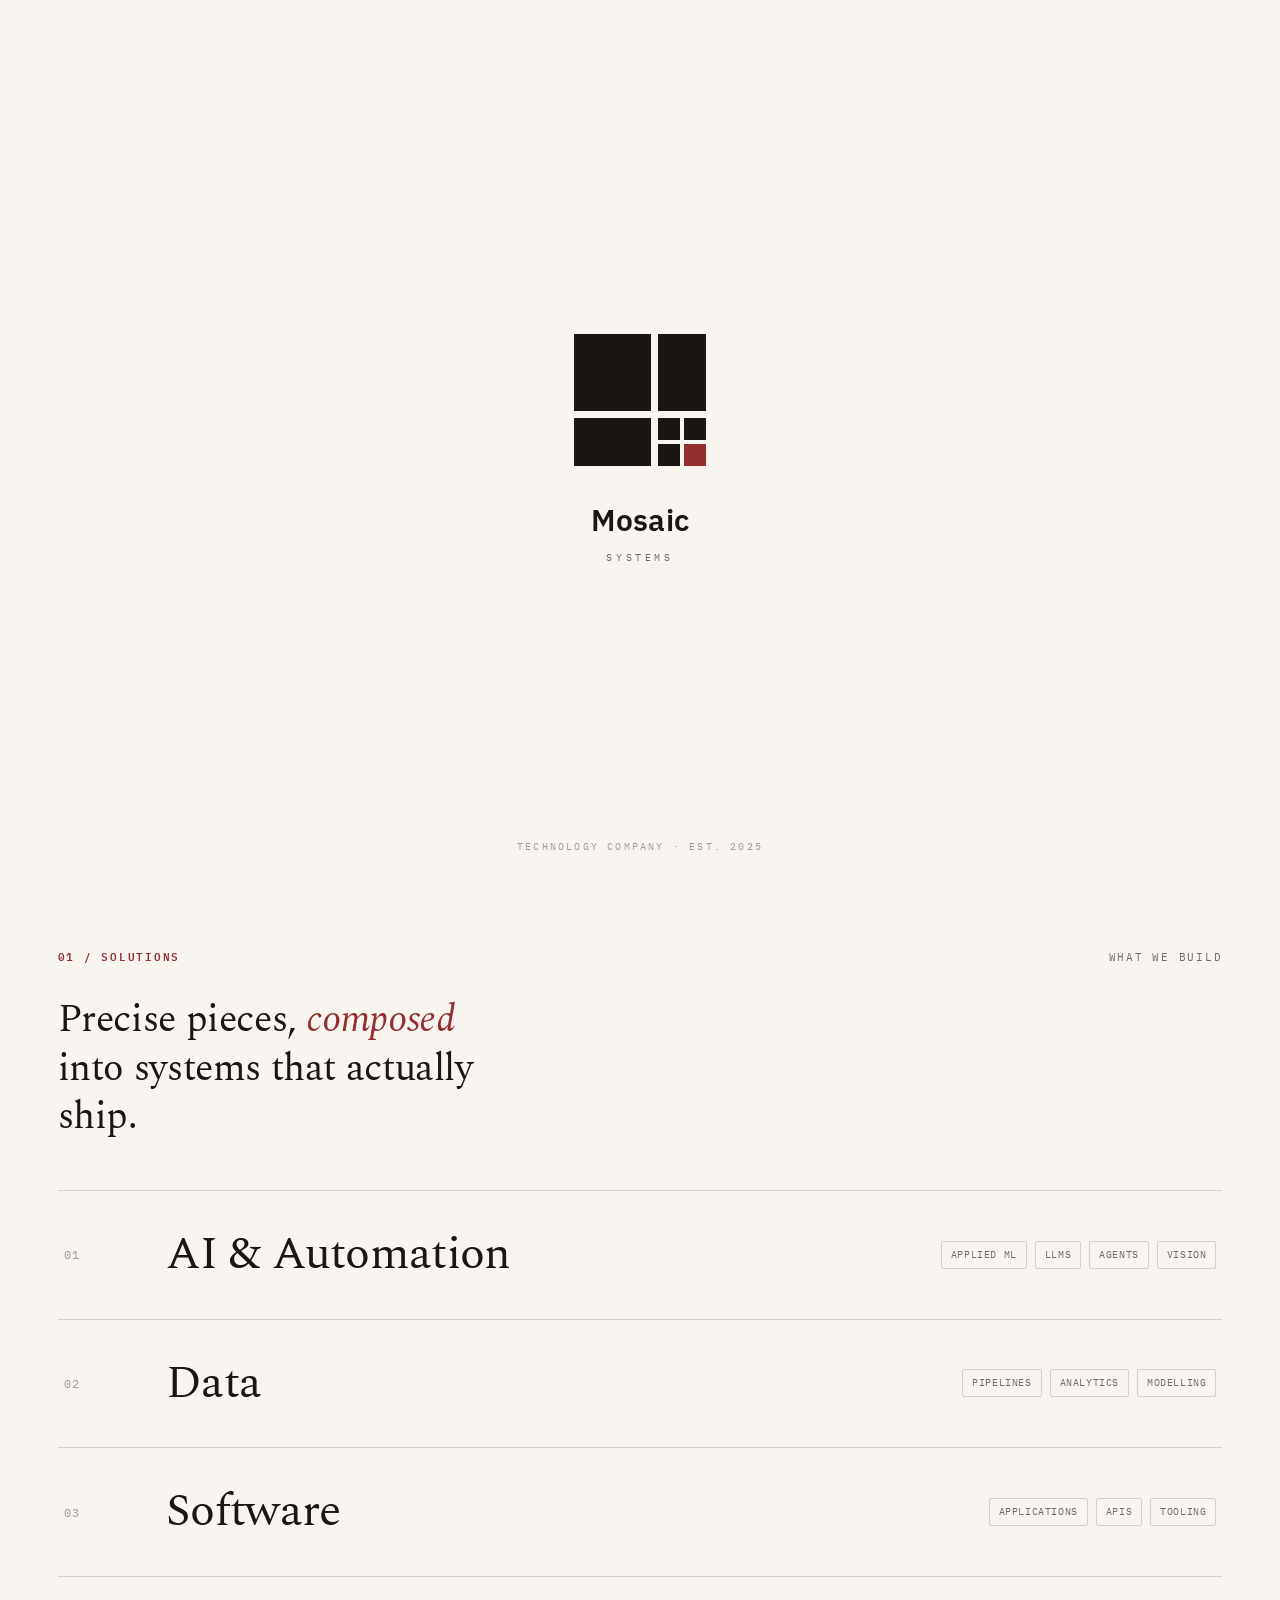
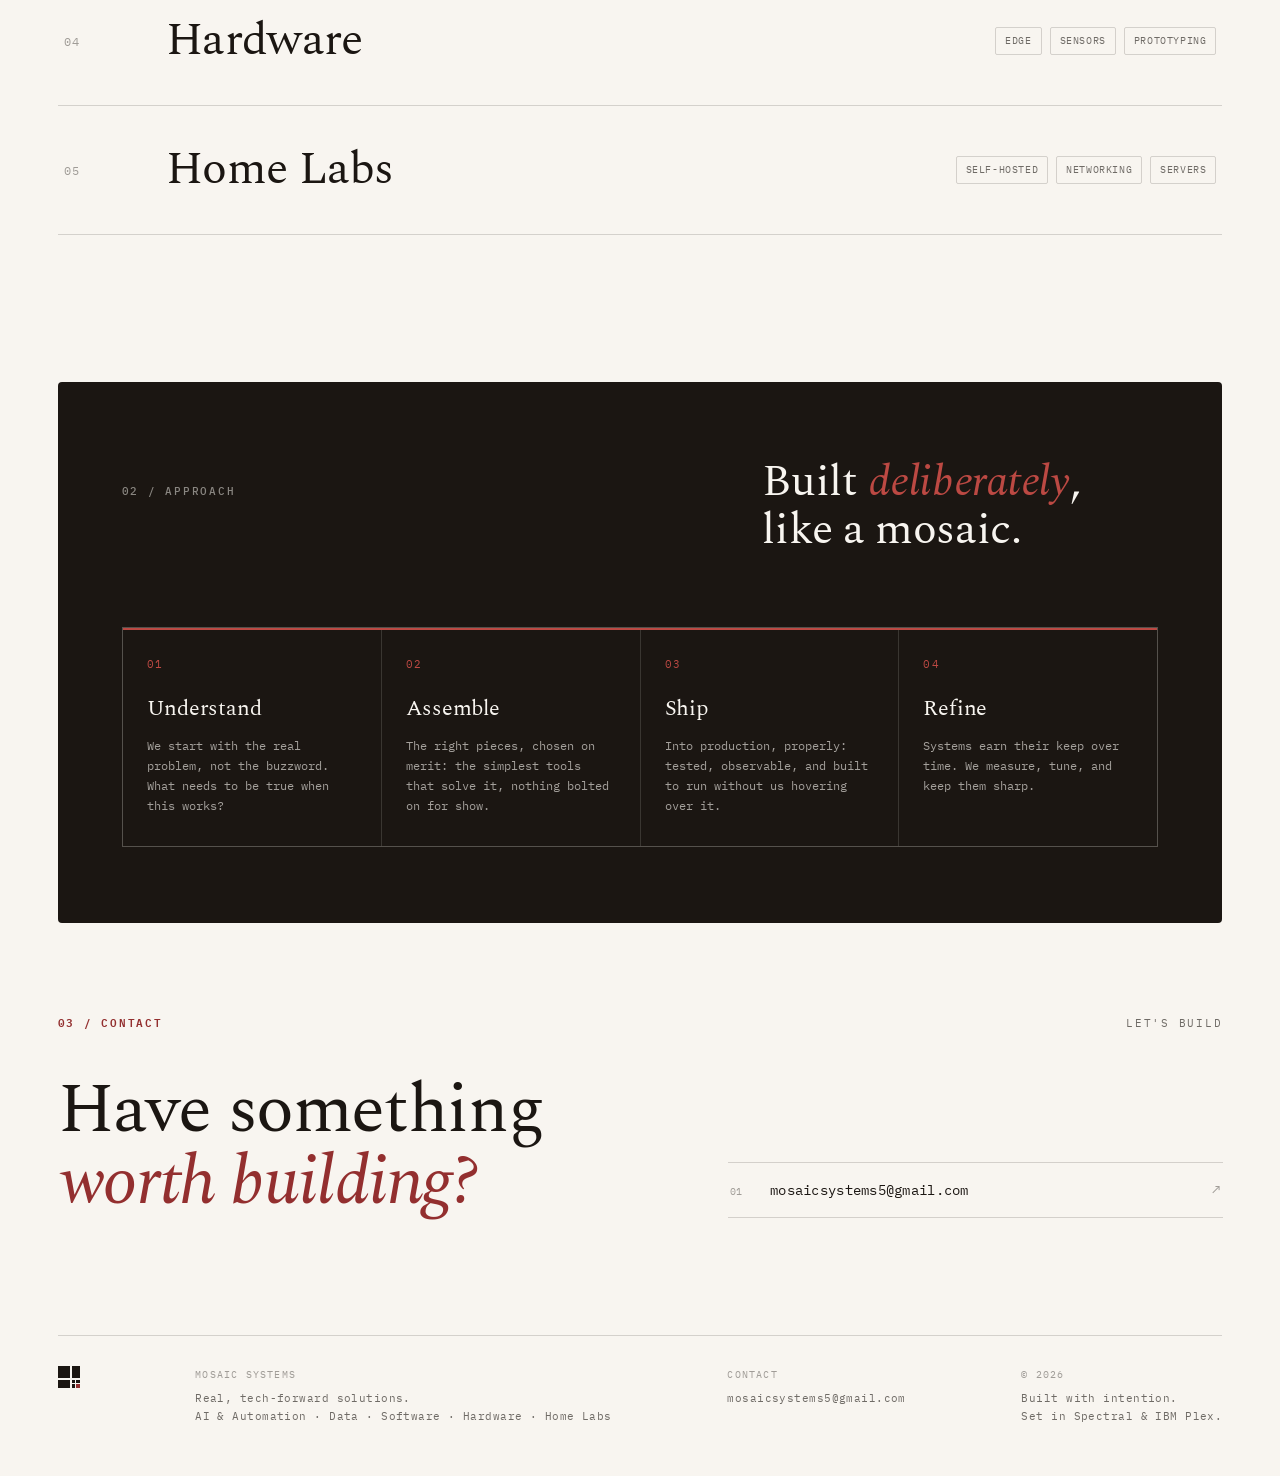
<file: index.html>
<!DOCTYPE html>
<html lang="en">
<head>
<meta charset="UTF-8" />
<meta name="viewport" content="width=device-width, initial-scale=1.0" />
<title>Mosaic Systems — Real, tech-forward solutions</title>
<meta name="description" content="Mosaic Systems is a technology company delivering real, tech-forward solutions across AI, data, automation, home labs, and hardware." />
<link rel="preconnect" href="https://fonts.googleapis.com" />
<link rel="preconnect" href="https://fonts.gstatic.com" crossorigin />
<link href="https://fonts.googleapis.com/css2?family=IBM+Plex+Mono:ital,wght@0,400;0,500;0,600;1,400&family=IBM+Plex+Sans:wght@400;500;600;700&family=Spectral:ital,wght@0,300;0,400;0,500;0,600;1,300;1,400&display=swap" rel="stylesheet" />
<link rel="stylesheet" href="mosaic-styles.css" />
<link rel="icon" type="image/svg+xml" href="data:image/svg+xml,%3Csvg xmlns='http://www.w3.org/2000/svg' viewBox='0 0 120 120'%3E%3Crect width='120' height='120' fill='%23221f1a'/%3E%3Cg%3E%3Crect x='14' y='14' width='44' height='44' fill='%23f6f1e7'/%3E%3Crect x='62' y='14' width='28' height='44' fill='%23f6f1e7'/%3E%3Crect x='14' y='62' width='44' height='28' fill='%23f6f1e7'/%3E%3Crect x='62' y='62' width='13' height='13' fill='%23f6f1e7'/%3E%3Crect x='79' y='62' width='13' height='13' fill='%23f6f1e7'/%3E%3Crect x='62' y='79' width='13' height='13' fill='%23f6f1e7'/%3E%3Crect x='79' y='79' width='13' height='13' fill='%23c8604f'/%3E%3C/g%3E%3C/svg%3E" />
</head>
<body>

<!-- ============================ INTRO ============================ -->
<div class="intro" id="intro">
  <div class="intro-inner">
    <span class="mark build" id="introMark" aria-hidden="true"><i class="q1"></i><i class="q2"></i><i class="q3"></i><i class="s1"></i><i class="s2"></i><i class="s3"></i><i class="ax s4"></i></span>
    <span class="intro-wm" id="introWm"><span class="n">Mosaic</span><span class="s">Systems</span></span>
  </div>
  <span class="intro-meta" id="introMeta">Technology Company · Est. 2025</span>
</div>


<div class="scroll-progress" id="progress" aria-hidden="true"></div>

<!-- ============================ SECTION RAIL ============================ -->
<nav class="section-rail" id="rail" aria-label="Section navigation">
  <a href="#top" data-target="hero"><span class="rl-n">00</span><span class="rl-t">Top</span><span class="rl-tick"></span></a>
  <a href="#solutions" data-target="solutions"><span class="rl-n">01</span><span class="rl-t">Solutions</span><span class="rl-tick"></span></a>
  <a href="#approach" data-target="approach"><span class="rl-n">02</span><span class="rl-t">Approach</span><span class="rl-tick"></span></a>
  <a href="#contact" data-target="contact"><span class="rl-n">03</span><span class="rl-t">Contact</span><span class="rl-tick"></span></a>
</nav>

<!-- ============================ NAV ============================ -->
<nav class="nav" id="nav">
  <div class="nav-inner">
    <a class="brand" href="#top" aria-label="Mosaic Systems — home">
      <span class="mark live" aria-hidden="true"><i class="q1"></i><i class="q2"></i><i class="q3"></i><i class="s1"></i><i class="s2"></i><i class="s3"></i><i class="ax s4"></i></span>
      <span class="wm"><span class="n">Mosaic</span><span class="s">Systems</span></span>
    </a>
    <div class="nav-links" id="navlinks">
      <a href="#solutions"><span class="n">01</span>Solutions</a>
      <a href="#approach"><span class="n">02</span>Approach</a>
      <a href="#contact"><span class="n">03</span>Contact</a>
    </div>
    <a class="nav-cta" href="#contact" data-magnetic><span>Start a project</span></a>
  </div>
</nav>

<main id="top">

  <!-- ============================ HERO ============================ -->
  <section class="hero" id="hero" data-screen-label="Hero">
    <div class="hero-grid-bg" aria-hidden="true"></div>
    <div class="shell">
      <div class="hero-eyebrow">
        <span class="dot" aria-hidden="true"></span>
        <span class="mono-label">Mosaic Systems</span>
        <span class="mono-label" style="color:var(--ink-3)">/ TECHNOLOGY COMPANY · EST. 2025</span>
      </div>

      <div class="hero-top">
        <span class="mark build hoverable hero-mark" id="heroMark" aria-hidden="true">
          <i class="q1"></i><i class="q2"></i><i class="q3"></i><i class="s1"></i><i class="s2"></i><i class="s3"></i><i class="ax s4"></i>
        </span>
        <h1 class="hero-headline" id="heroHeadline">
          Real solutions, <em>built</em> from the right pieces.
        </h1>
      </div>

      <p class="hero-sub" id="heroSub">
        Mosaic Systems is a technology company building <strong>tech-forward solutions</strong> for its clients: across AI, data, automation, home labs, and hardware. We take ideas the whole way, from first principle to working system.
      </p>

      <div class="hero-actions" id="heroActions">
        <a class="btn btn-primary" href="#contact" data-magnetic><span class="t">Start a project</span><span class="arr">↗</span></a>
        <a class="btn btn-ghost" href="#solutions"><span class="t">See what we do</span></a>
      </div>
    </div>
  </section>

  <!-- ============================ MARQUEE ============================ -->
  <div class="marquee" aria-hidden="true">
    <div class="marquee-track" id="marquee">
      <div class="item"><span class="txt">AI &amp; Automation</span><span class="sep"></span></div>
      <div class="item"><span class="txt">Data</span><span class="sep"></span></div>
      <div class="item"><span class="txt">Software</span><span class="sep"></span></div>
      <div class="item"><span class="txt">Hardware</span><span class="sep"></span></div>
      <div class="item"><span class="txt">Home Labs</span><span class="sep"></span></div>
      <div class="item"><span class="txt">Applied Intelligence</span><span class="sep"></span></div>
    </div>
  </div>

  <div class="shell">

    <!-- ============================ SOLUTIONS ============================ -->
    <section class="sec-pad solutions" id="solutions" data-screen-label="Solutions">
      <div class="sec-head reveal">
        <span class="idx">01 / Solutions</span>
        <span class="title">What we build</span>
      </div>

      <p class="sol-intro reveal" data-d="1">Precise pieces, <em>composed</em> into systems that actually ship.</p>

      <div class="reveal" data-d="2">
        <div class="sol-row" tabindex="0">
          <span class="sol-ghost" aria-hidden="true">01</span>
          <span class="num">01</span>
          <div class="sol-main">
            <div class="name">AI &amp; Automation</div>
            <div class="desc">Intelligence and the workflows it powers: applied ML, LLM integration, computer vision, and agents that run reliably in the background so you don't have to.</div>
          </div>
          <div class="tags"><span class="chip">Applied ML</span><span class="chip">LLMs</span><span class="chip">Agents</span><span class="chip">Vision</span></div>
        </div>
        <div class="sol-row" tabindex="0">
          <span class="sol-ghost" aria-hidden="true">02</span>
          <span class="num">02</span>
          <div class="sol-main">
            <div class="name">Data</div>
            <div class="desc">Pipelines, modelling, and analytics that turn raw, messy inputs into something you can actually decide with. The foundation everything else runs on.</div>
          </div>
          <div class="tags"><span class="chip">Pipelines</span><span class="chip">Analytics</span><span class="chip">Modelling</span></div>
        </div>
        <div class="sol-row" tabindex="0">
          <span class="sol-ghost" aria-hidden="true">03</span>
          <span class="num">03</span>
          <div class="sol-main">
            <div class="name">Software</div>
            <div class="desc">Custom applications, APIs, and tooling built to last: from the interface to the infrastructure beneath it, engineered to be maintained and extended.</div>
          </div>
          <div class="tags"><span class="chip">Applications</span><span class="chip">APIs</span><span class="chip">Tooling</span></div>
        </div>
        <div class="sol-row" tabindex="0">
          <span class="sol-ghost" aria-hidden="true">04</span>
          <span class="num">04</span>
          <div class="sol-main">
            <div class="name">Hardware</div>
            <div class="desc">Where software meets the physical: edge devices, sensors, and the bridge between bits and the real world.</div>
          </div>
          <div class="tags"><span class="chip">Edge</span><span class="chip">Sensors</span><span class="chip">Prototyping</span></div>
        </div>
        <div class="sol-row" tabindex="0">
          <span class="sol-ghost" aria-hidden="true">05</span>
          <span class="num">05</span>
          <div class="sol-main">
            <div class="name">Home Labs</div>
            <div class="desc">Self-hosted infrastructure done properly: media servers, private clouds, and networks that you own, control, and trust end to end.</div>
          </div>
          <div class="tags"><span class="chip">Self-Hosted</span><span class="chip">Networking</span><span class="chip">Servers</span></div>
        </div>
      </div>
    </section>

    <!-- ============================ APPROACH ============================ -->
    <section class="sec-pad" id="approach" data-screen-label="Approach">
      <div class="approach reveal">
        <div class="ap-head">
          <span class="idx mono-label">02 / Approach</span>
          <div class="ap-title">Built <em>deliberately</em>, like a mosaic.</div>
        </div>
        <div class="ap-steps" id="apSteps">
          <span class="ap-line" aria-hidden="true"></span>
          <div class="ap-step"><span class="bar"></span><div class="sn">01</div><div class="st">Understand</div><div class="sd">We start with the real problem, not the buzzword. What needs to be true when this works?</div></div>
          <div class="ap-step"><span class="bar"></span><div class="sn">02</div><div class="st">Assemble</div><div class="sd">The right pieces, chosen on merit: the simplest tools that solve it, nothing bolted on for show.</div></div>
          <div class="ap-step"><span class="bar"></span><div class="sn">03</div><div class="st">Ship</div><div class="sd">Into production, properly: tested, observable, and built to run without us hovering over it.</div></div>
          <div class="ap-step"><span class="bar"></span><div class="sn">04</div><div class="st">Refine</div><div class="sd">Systems earn their keep over time. We measure, tune, and keep them sharp.</div></div>
        </div>
      </div>
    </section>

    <!-- ============================ CONTACT ============================ -->
    <section class="contact" id="contact" data-screen-label="Contact">
      <div class="sec-head reveal">
        <span class="idx">03 / Contact</span>
        <span class="title">Let's build</span>
      </div>
      <div class="contact-grid">
        <h2 class="contact-head reveal">Have something <em>worth&nbsp;building?</em></h2>
        <div class="contact-links reveal" data-d="1">
          <a href="mailto:mosaicsystems5@gmail.com" data-magnetic>
            <span class="n">01</span><span>mosaicsystems5@gmail.com</span><span class="h">↗</span>
          </a>
        </div>
      </div>
    </section>

    <!-- ============================ FOOTER ============================ -->
    <footer class="colophon">
      <div class="brand">
        <span class="mark live" aria-hidden="true"><i class="q1"></i><i class="q2"></i><i class="q3"></i><i class="s1"></i><i class="s2"></i><i class="s3"></i><i class="ax s4"></i></span>
      </div>
      <div class="col">
        <span class="lab">Mosaic Systems</span>
        Real, tech-forward solutions.<br />
        AI &amp; Automation · Data · Software · Hardware · Home Labs
      </div>
      <div class="col">
        <span class="lab">Contact</span>
        <a href="mailto:mosaicsystems5@gmail.com">mosaicsystems5@gmail.com</a>
      </div>
      <div class="col">
        <span class="lab">© 2026</span>
        Built with intention.<br />
        Set in Spectral &amp; IBM Plex.
      </div>
    </footer>

  </div>
</main>

<script src="mosaic-script.js"></script>
</body>
</html>
</file>
<file: mosaic-styles.css>
/* =========================================================================
   MOSAIC SYSTEMS — Company site
   Sibling system to the portfolio: warm paper, warm ink, oxblood.
   IBM Plex Mono (structure) + Spectral (editorial) + IBM Plex Sans (wordmark)
   This file carries a heavier MOTION layer than the portfolio.
   ========================================================================= */

:root {
  --paper:    oklch(0.972 0.008 83);
  --paper-2:  oklch(0.948 0.010 83);
  --paper-3:  oklch(0.930 0.012 83);
  --ink:      oklch(0.205 0.012 60);
  --ink-2:    oklch(0.205 0.012 60 / 0.62);
  --ink-3:    oklch(0.205 0.012 60 / 0.40);
  --hair:     oklch(0.205 0.012 60 / 0.16);
  --hair-2:   oklch(0.205 0.012 60 / 0.08);
  --accent:   oklch(0.455 0.135 24);   /* oxblood */
  --accent-2: oklch(0.560 0.150 26);   /* brighter oxblood for motion */

  --mono: "IBM Plex Mono", ui-monospace, Menlo, monospace;
  --serif: "Spectral", Georgia, serif;
  --sans: "IBM Plex Sans", system-ui, sans-serif;

  --gutter: clamp(20px, 4.5vw, 80px);
  --maxw: 1480px;
  --label: 11px;
  --ls-label: 0.16em;

  --ease: cubic-bezier(.22,.7,.25,1);
  --ease-out: cubic-bezier(.16,1,.3,1);
}

* { box-sizing: border-box; }
html { -webkit-font-smoothing: antialiased; text-rendering: optimizeLegibility; scroll-behavior: smooth; }
body {
  margin: 0; background: var(--paper); color: var(--ink);
  font-family: var(--mono); font-size: 16px; line-height: 1.6;
  overflow-x: hidden;
}
@media (prefers-reduced-motion: reduce) { html { scroll-behavior: auto; } }
::selection { background: var(--accent); color: var(--paper); }
a { color: inherit; text-decoration: none; }

.shell { max-width: var(--maxw); margin: 0 auto; padding: 0 var(--gutter); }
.rule { height: 1px; background: var(--hair); border: 0; margin: 0; }
.mono-label {
  font-family: var(--mono); font-size: var(--label); letter-spacing: var(--ls-label);
  text-transform: uppercase; color: var(--ink-2); font-weight: 500;
}
.accent { color: var(--accent); }

/* =========================================================================
   THE MARK — Mosaic C (subdivision). Built from positioned tiles so it
   can assemble on load. Sized by --mk (the px edge of the 120-unit grid).
   ========================================================================= */
.mark { position: relative; width: var(--mk, 120px); height: var(--mk, 120px); flex: none; }
.mark i {
  position: absolute; background: var(--ink); display: block;
  transform-origin: center; 
}
.mark i.ax { background: var(--accent); }
/* geometry — Keystone (asymmetric subdivision): big block + spiralling tiles */
.mark i.q1 { left: 0;       top: 0;       width: 58.33%; height: 58.33%; }
.mark i.q2 { left: 63.33%;  top: 0;       width: 36.67%; height: 58.33%; }
.mark i.q3 { left: 0;       top: 63.33%;  width: 58.33%; height: 36.67%; }
.mark i.s1 { left: 63.33%;  top: 63.33%;  width: 16.67%; height: 16.67%; }
.mark i.s2 { left: 83.33%;  top: 63.33%;  width: 16.67%; height: 16.67%; }
.mark i.s3 { left: 63.33%;  top: 83.33%;  width: 16.67%; height: 16.67%; }
.mark i.s4 { left: 83.33%;  top: 83.33%;  width: 16.67%; height: 16.67%; }
.mark.rev i { background: var(--paper); }
.mark.rev i.ax { background: var(--accent-2); }

/* assembling build: tiles scale/fade in, staggered */
.mark.build i { opacity: 0; transform: scale(.2); }
.mark.build.go i { opacity: 1; transform: scale(1); transition: opacity .5s var(--ease-out), transform .7s var(--ease-out); }
.mark.build.go i.q1 { transition-delay: .02s; }
.mark.build.go i.q2 { transition-delay: .10s; }
.mark.build.go i.q3 { transition-delay: .18s; }
.mark.build.go i.s1 { transition-delay: .30s; }
.mark.build.go i.s2 { transition-delay: .38s; }
.mark.build.go i.s3 { transition-delay: .46s; }
.mark.build.go i.s4 { transition-delay: .58s; }
/* gentle idle on the accent tile */
@media (prefers-reduced-motion: no-preference) {
  .mark.live i.s4 { animation: axpulse 4.5s var(--ease) infinite; animation-delay: 1.2s; }
}
@keyframes axpulse { 0%,100%{ background: var(--accent); } 50%{ background: var(--accent-2); } }

/* hover: subdivide further — the small accent cell splits visually */
.mark.hoverable { cursor: pointer; }
.mark.hoverable i { transition: transform .5s var(--ease), background .4s ease; }
.mark.hoverable:hover i.q1 { transform: translate(-4%, -4%); }
.mark.hoverable:hover i.q2 { transform: translate(5%, -3%); }
.mark.hoverable:hover i.q3 { transform: translate(-3%, 5%); }
.mark.hoverable:hover i.s4 { transform: scale(1.15); }

/* ---- scroll progress --------------------------------------------------- */
.scroll-progress {
  position: fixed; top: 0; left: 0; height: 2px; width: 100%;
  transform: scaleX(0); transform-origin: 0 50%;
  background: var(--accent); z-index: 100; pointer-events: none;
  will-change: transform;
}

/* =========================================================================
   NAV
   ========================================================================= */
.nav {
  position: fixed; inset: 0 0 auto 0; z-index: 60;
  backdrop-filter: blur(9px);
  background: color-mix(in oklch, var(--paper) 78%, transparent);
  border-bottom: 1px solid transparent; transition: border-color .4s, background .4s;
  transform: translateY(-100%); animation: navIn .8s var(--ease-out) .2s forwards;
}
@keyframes navIn { to { transform: translateY(0); } }
.nav.scrolled { border-bottom-color: var(--hair); }
.nav-inner {
  max-width: var(--maxw); margin: 0 auto; padding: 13px var(--gutter);
  display: flex; align-items: center; justify-content: space-between; gap: 24px;
}
.brand { display: flex; align-items: center; gap: 13px; }
.brand .mark { --mk: 26px; }
.brand .wm { line-height: 1; }
.brand .wm .n { font-family: var(--sans); font-weight: 600; font-size: 15px; letter-spacing: 0.01em; }
.brand .wm .s { font-family: var(--mono); font-size: 9px; letter-spacing: 0.34em; text-transform: uppercase; color: var(--ink-2); display: block; margin-top: 2px; }
.nav-links { display: flex; gap: 4px; }
.nav-links a {
  font-family: var(--mono); font-size: var(--label); letter-spacing: 0.1em;
  text-transform: uppercase; color: var(--ink-2); padding: 7px 12px; border-radius: 2px;
  display: flex; align-items: baseline; gap: 7px; transition: color .25s, background .25s;
}
.nav-links a .n { color: var(--ink-3); font-size: 10px; transition: color .25s; }
.nav-links a:hover { color: var(--ink); background: var(--hair-2); }
.nav-links a.active, .nav-links a.active .n { color: var(--accent); }
.nav-cta {
  font-family: var(--mono); font-size: var(--label); letter-spacing: 0.1em; text-transform: uppercase;
  color: var(--paper); background: var(--ink); padding: 9px 15px; border-radius: 2px;
  position: relative; overflow: hidden; white-space: nowrap;
}
.nav-cta span { position: relative; z-index: 1; transition: color .35s; }
.nav-cta::before {
  content: ""; position: absolute; inset: 0; background: var(--accent);
  transform: translateY(101%); transition: transform .4s var(--ease);
}
.nav-cta:hover::before { transform: translateY(0); }
@media (max-width: 920px) { .nav-links { display: none; } }

/* =========================================================================
   HERO
   ========================================================================= */
.hero { position: relative; padding-top: 150px; padding-bottom: 80px; overflow: hidden; }
/* faint construction grid that draws in */
.hero-grid-bg {
  position: absolute; inset: 0; z-index: 0; pointer-events: none;
  background-image: linear-gradient(var(--hair-2) 1px, transparent 1px), linear-gradient(90deg, var(--hair-2) 1px, transparent 1px);
  background-size: clamp(60px, 7vw, 96px) clamp(60px, 7vw, 96px);
  background-position: center top;
  opacity: 0; mask-image: radial-gradient(120% 80% at 70% 20%, #000 30%, transparent 75%);
  -webkit-mask-image: radial-gradient(120% 80% at 70% 20%, #000 30%, transparent 75%);
  animation: gridIn 1.6s var(--ease-out) .4s forwards;
}
@keyframes gridIn { to { opacity: 1; } }
.hero .shell { position: relative; z-index: 1; }

.hero-eyebrow { display: flex; align-items: center; gap: 13px; flex-wrap: wrap; margin-bottom: clamp(34px, 7vh, 72px); }
.hero-eyebrow .dot { width: 6px; height: 6px; background: var(--accent); border-radius: 50%; animation: pulse 3.2s ease-in-out infinite; }
@keyframes pulse { 0%,100%{opacity:1} 50%{opacity:.3} }

.hero-top { display: flex; align-items: flex-start; gap: clamp(28px, 5vw, 64px); }
.hero-mark { --mk: clamp(96px, 12vw, 168px); margin-top: 6px; }

.hero-headline {
  font-family: var(--serif); font-weight: 400;
  font-size: clamp(2.3rem, 6vw, 5.4rem); line-height: 1.0; letter-spacing: -0.02em;
  margin: 0; max-width: 17ch; text-wrap: balance;
}
.hero-headline .word { display: inline-block; overflow: hidden; vertical-align: top; }
.hero-headline .word > span { display: inline-block; transform: translateY(105%); }
.hero-headline em { font-style: italic; color: var(--accent); }
.reveal-words .word > span { animation: wordUp .9s var(--ease-out) forwards; }

@keyframes wordUp { to { transform: translateY(0); } }

.hero-sub {
  font-family: var(--serif); font-size: clamp(1.1rem, 1.6vw, 1.4rem); line-height: 1.5;
  color: var(--ink-2); margin: 28px 0 0; max-width: 56ch; text-wrap: pretty;
  opacity: 0; transform: translateY(16px); transition: opacity .9s var(--ease-out), transform .9s var(--ease-out);
}
.hero-sub strong { color: var(--ink); font-weight: 500; }
.hero-sub.in { opacity: 1; transform: none; }

.hero-actions { display: flex; gap: 14px; align-items: center; margin-top: 38px; flex-wrap: wrap;
  opacity: 0; transform: translateY(16px); transition: opacity .9s var(--ease-out) .12s, transform .9s var(--ease-out) .12s; }
.hero-actions.in { opacity: 1; transform: none; }
.btn {
  font-family: var(--mono); font-size: 12px; letter-spacing: 0.08em; text-transform: uppercase;
  padding: 14px 22px; border-radius: 2px; position: relative; overflow: hidden; white-space: nowrap;
  display: inline-flex; align-items: center; gap: 10px; transition: color .35s, border-color .35s;
}
.btn .t { position: relative; z-index: 1; }
.btn-primary { background: var(--ink); color: var(--paper); }
.btn-primary::before { content:""; position: absolute; inset: 0; background: var(--accent); transform: translateY(101%); transition: transform .42s var(--ease); }
.btn-primary:hover::before { transform: translateY(0); }
.btn-ghost { border: 1px solid var(--hair); color: var(--ink); }
.btn-ghost:hover { border-color: var(--accent); color: var(--accent); }
.btn .arr { transition: transform .35s var(--ease); position: relative; z-index: 1; }
.btn:hover .arr { transform: translate(3px, -3px); }

@media (max-width: 720px) { .hero-top { flex-direction: column; gap: 26px; } .hero-mark { --mk: 88px; } }

/* =========================================================================
   MARQUEE — capability ticker
   ========================================================================= */
.marquee { border-top: 1px solid var(--hair); border-bottom: 1px solid var(--hair); overflow: hidden; padding: 16px 0; background: var(--paper-2); }
.marquee-track { display: flex; gap: 0; width: max-content; animation: scrollx 34s linear infinite; }
.marquee:hover .marquee-track { animation-play-state: paused; }
.marquee-track .item { display: inline-flex; align-items: center; gap: 26px; padding: 0 26px; }
.marquee-track .item .txt { font-family: var(--serif); font-size: clamp(1.1rem, 1.7vw, 1.5rem); white-space: nowrap; }
.marquee-track .item .sep { width: 7px; height: 7px; background: var(--accent); flex: none; transform: rotate(45deg); }
@keyframes scrollx { to { transform: translateX(-50%); } }
@media (prefers-reduced-motion: reduce) { .marquee-track { animation: none; } }

/* =========================================================================
   SECTION HEADER
   ========================================================================= */
.sec-pad { padding-top: clamp(72px, 11vh, 130px); }
.sec-head { display: flex; align-items: baseline; justify-content: space-between; gap: 24px; flex-wrap: wrap; padding: 0 0 30px; }
.sec-head .idx { font-family: var(--mono); font-size: var(--label); letter-spacing: var(--ls-label); text-transform: uppercase; color: var(--accent); font-weight: 600; }
.sec-head .title { font-family: var(--mono); font-size: var(--label); letter-spacing: var(--ls-label); text-transform: uppercase; color: var(--ink-2); }

/* =========================================================================
   SOLUTIONS — expanding rows
   ========================================================================= */
.solutions { padding-bottom: 48px; }
.sol-intro {
  font-family: var(--serif); font-size: clamp(1.5rem, 3vw, 2.6rem); line-height: 1.26; letter-spacing: -0.01em;
  max-width: 24ch; margin: 0 0 48px;
}
.sol-intro em { font-style: italic; color: var(--accent); }
.sol-row {
  display: grid; grid-template-columns: 64px minmax(0, 1fr) auto; gap: clamp(16px, 3vw, 44px);
  align-items: center; padding: clamp(26px, 3.4vw, 40px) 6px; border-top: 1px solid var(--hair);
  position: relative; transition: padding-left .45s var(--ease), background .45s var(--ease);
}
.solutions .sol-row:last-of-type { border-bottom: 1px solid var(--hair); }
.sol-row::before {
  content: ""; position: absolute; left: 0; top: 0; bottom: 0; width: 0; background: var(--accent);
  transition: width .45s var(--ease);
}
.sol-row:hover { padding-left: 24px; background: linear-gradient(90deg, var(--paper-2), transparent 60%); }
.sol-row:hover::before { width: 3px; }
.sol-row .num { font-family: var(--mono); font-size: 12px; letter-spacing: 0.1em; color: var(--ink-3); transition: color .4s; }
.sol-row:hover .num { color: var(--accent); }
.sol-main { min-width: 0; }
.sol-row .name { font-family: var(--serif); font-size: clamp(1.7rem, 3.6vw, 3rem); line-height: 1.04; letter-spacing: -0.015em; transition: color .4s, transform .5s var(--ease); }
.sol-row:hover .name { color: var(--accent); }
.sol-row .desc {
  font-family: var(--mono); font-size: 13px; line-height: 1.6; color: var(--ink-2); letter-spacing: 0.01em;
  max-width: 62ch; margin-top: 0; max-height: 0; opacity: 0; overflow: hidden;
  transition: max-height .5s var(--ease), opacity .45s ease, margin-top .5s var(--ease);
}
.sol-row:hover .desc, .sol-row:focus-within .desc { max-height: 90px; opacity: 1; margin-top: 14px; }
.sol-row .tags { display: flex; gap: 8px; flex-wrap: wrap; justify-content: flex-end; max-width: 280px; }
.sol-row .tags .chip {
  font-family: var(--mono); font-size: 10px; letter-spacing: 0.06em; text-transform: uppercase;
  color: var(--ink-2); border: 1px solid var(--hair); padding: 5px 9px; border-radius: 2px; white-space: nowrap;
  transition: border-color .4s, color .4s;
}
.sol-row:hover .tags .chip { border-color: color-mix(in oklch, var(--accent) 40%, transparent); }
@media (max-width: 760px) {
  .sol-row { grid-template-columns: 40px 1fr; }
  .sol-row .tags { grid-column: 2; justify-content: flex-start; max-width: none; margin-top: 14px; }
  .sol-row .desc, .sol-row:hover .desc { max-height: none; opacity: 1; margin-top: 12px; }
  .sol-row:hover { padding-left: 12px; }
}

/* =========================================================================
   APPROACH — stepped
   ========================================================================= */
.approach { background: var(--ink); color: var(--paper); border-radius: 4px; padding: clamp(40px, 6vw, 88px) clamp(28px, 5vw, 80px); margin-bottom: 90px; position: relative; overflow: hidden; }
.approach ::selection { background: var(--accent); color: var(--paper); }
.approach .ap-head { display: flex; align-items: baseline; justify-content: space-between; gap: 24px; flex-wrap: wrap; margin-bottom: clamp(40px, 6vw, 72px); }
.approach .ap-head .idx { color: oklch(0.972 0.008 83 / 0.5); }
.approach .ap-head .ap-title { font-family: var(--serif); font-size: clamp(1.8rem, 3.4vw, 3rem); letter-spacing: -0.01em; max-width: 18ch; line-height: 1.1; }
.approach .ap-head .ap-title em { font-style: italic; color: var(--accent-2); }
.ap-steps { display: grid; grid-template-columns: repeat(4, 1fr); gap: 1px; background: oklch(0.972 0.008 83 / 0.14); border: 1px solid oklch(0.972 0.008 83 / 0.14); }
.ap-step { background: var(--ink); padding: 28px 24px 30px; position: relative; transition: background .4s; }
.ap-step:hover { background: oklch(0.24 0.014 60); }
.ap-step .sn { font-family: var(--mono); font-size: 11px; letter-spacing: 0.14em; color: var(--accent-2); }
.ap-step .st { font-family: var(--serif); font-size: 22px; margin: 18px 0 10px; letter-spacing: -0.01em; }
.ap-step .sd { font-family: var(--mono); font-size: 12px; line-height: 1.65; color: oklch(0.972 0.008 83 / 0.62); }
.ap-step .bar { position: absolute; left: 0; top: 0; height: 2px; width: 0; background: var(--accent-2); transition: width .6s var(--ease); }
.ap-step:hover .bar { width: 100%; }
@media (max-width: 900px) { .ap-steps { grid-template-columns: repeat(2, 1fr); } }
@media (max-width: 520px) { .ap-steps { grid-template-columns: 1fr; } }

/* =========================================================================
   CONTACT
   ========================================================================= */
.contact { padding-bottom: 56px; }
.contact-grid { display: grid; grid-template-columns: minmax(0,1.2fr) minmax(0,1fr); gap: clamp(28px,6vw,80px); align-items: end; padding: 12px 0 60px; }
.contact-head { font-family: var(--serif); font-weight: 400; font-size: clamp(2.2rem, 5.5vw, 4.6rem); line-height: 1.02; letter-spacing: -0.02em; margin: 0; }
.contact-head em { font-style: italic; color: var(--accent); }
.contact-links { display: flex; flex-direction: column; }
.contact-links a {
  display: grid; grid-template-columns: 26px 1fr auto; gap: 14px; align-items: baseline;
  padding: 16px 2px; border-top: 1px solid var(--hair); font-family: var(--mono); font-size: 14px; letter-spacing: 0.02em;
  transition: padding-left .3s var(--ease), color .3s;
}
.contact-links a:last-child { border-bottom: 1px solid var(--hair); }
.contact-links a .n { color: var(--ink-3); font-size: 10px; }
.contact-links a .h { color: var(--ink-3); justify-self: end; transition: transform .3s, color .3s; }
.contact-links a:hover { color: var(--accent); padding-left: 12px; }
.contact-links a:hover .h { color: var(--accent); transform: translate(3px,-3px); }

footer.colophon { border-top: 1px solid var(--hair); padding: 30px 0 50px; display: flex; justify-content: space-between; align-items: flex-start; gap: 24px; flex-wrap: wrap; }
.colophon .brand .mark { --mk: 22px; }
.colophon .col { font-family: var(--mono); font-size: 11px; letter-spacing: 0.04em; color: var(--ink-2); line-height: 1.7; }
.colophon .col .lab { color: var(--ink-3); text-transform: uppercase; letter-spacing: 0.12em; display:block; margin-bottom: 6px; font-size: 10px; }
.colophon .col a:hover { color: var(--accent); }
@media (max-width: 760px) { .contact-grid { grid-template-columns: 1fr; } }

/* =========================================================================
   REVEAL
   ========================================================================= */
.reveal { opacity: 0; transform: translateY(20px); transition: opacity .9s var(--ease-out), transform .9s var(--ease-out); }
.reveal.in { opacity: 1; transform: none; }
.reveal[data-d="1"]{transition-delay:.07s}.reveal[data-d="2"]{transition-delay:.14s}.reveal[data-d="3"]{transition-delay:.21s}.reveal[data-d="4"]{transition-delay:.28s}.reveal[data-d="5"]{transition-delay:.35s}
@media (prefers-reduced-motion: reduce) {
  .reveal { opacity: 1; transform: none; transition: none; }
  .hero-headline .word > span { transform: none; }
  .nav { transform: none; animation: none; }
  .hero-grid-bg { opacity: 1; animation: none; }
}
body.no-motion .reveal { opacity: 1 !important; transform: none !important; }

/* =========================================================================
   EXPERIENCE LAYER — intro, cursor, rail, magnetics, parallax (award polish)
   Additive only; everything degrades to the base look with reduced motion.
   ========================================================================= */

/* ---- intro: brand mark assembles, then the panel wipes up -------------- */
html.intro-lock, html.intro-lock body { overflow: hidden; }
.intro {
  position: fixed; inset: 0; z-index: 200; background: var(--paper);
  display: grid; place-items: center; will-change: transform;
}
.intro.hidden { display: none; }
.intro.wipe { animation: introWipe 1s var(--ease) forwards; }
@keyframes introWipe { to { transform: translateY(-101%); } }
.intro-inner { display: flex; flex-direction: column; align-items: center; gap: clamp(20px, 3vw, 30px); }
.intro #introMark { --mk: clamp(78px, 13vw, 132px); }
.intro-wm { display: flex; flex-direction: column; align-items: center; gap: 6px; opacity: 0; transform: translateY(12px); }
.intro.show-wm .intro-wm { opacity: 1; transform: none; transition: opacity .7s var(--ease-out), transform .7s var(--ease-out); }
.intro-wm .n { font-family: var(--sans); font-weight: 600; font-size: clamp(20px, 3vw, 30px); letter-spacing: 0.01em; }
.intro-wm .s { font-family: var(--mono); font-size: 10px; letter-spacing: 0.36em; text-transform: uppercase; color: var(--ink-2); }
.intro-meta {
  position: absolute; left: 0; right: 0; bottom: clamp(26px, 5vh, 46px); text-align: center;
  font-family: var(--mono); font-size: 10px; letter-spacing: 0.22em; text-transform: uppercase; color: var(--ink-3);
  opacity: 0; transition: opacity .7s var(--ease-out) .2s;
}
.intro.show-wm .intro-meta { opacity: 1; }


/* ---- section progress rail -------------------------------------------- */
.section-rail {
  position: fixed; right: clamp(12px, 2vw, 30px); top: 50%; transform: translateY(-50%);
  z-index: 55; display: flex; flex-direction: column; gap: 16px;
  opacity: 0; transition: opacity .6s var(--ease-out); pointer-events: none;
}
.section-rail.show { opacity: 1; pointer-events: auto; }
.section-rail a { display: flex; align-items: center; gap: 10px; justify-content: flex-end; color: var(--ink-3); transition: color .3s; }
.section-rail .rl-n { font-family: var(--mono); font-size: 9px; letter-spacing: 0.12em; opacity: 0; transform: translateX(6px); transition: opacity .3s, transform .3s; }
.section-rail .rl-t { font-family: var(--mono); font-size: 10px; letter-spacing: 0.1em; text-transform: uppercase; max-width: 0; overflow: hidden; white-space: nowrap; opacity: 0; transition: max-width .35s var(--ease), opacity .3s; }
.section-rail .rl-tick { width: 22px; height: 1px; background: currentColor; transition: width .3s var(--ease), background .3s; flex: none; }
.section-rail a:hover, .section-rail a.active { color: var(--accent); }
.section-rail a:hover .rl-n { opacity: 1; transform: none; }
.section-rail a:hover .rl-t { max-width: 120px; opacity: 1; }
.section-rail a.active .rl-tick { width: 36px; }
@media (max-width: 1100px) { .section-rail { display: none; } }

/* ---- magnetic targets -------------------------------------------------- */
[data-magnetic] { will-change: transform; }

/* ---- solutions: ghost numeral watermark ------------------------------- */
.sol-row .num, .sol-row .sol-main, .sol-row .tags { position: relative; z-index: 1; }
.sol-ghost {
  position: absolute; right: clamp(10px, 4vw, 56px); top: 50%; z-index: 0; pointer-events: none;
  font-family: var(--serif); font-weight: 400; font-size: clamp(76px, 11vw, 168px); line-height: 1;
  color: var(--accent); opacity: 0; transform: translateY(-50%) translateX(12px) scale(0.96);
  transition: opacity .55s var(--ease), transform .65s var(--ease);
}
.sol-row:hover .sol-ghost, .sol-row:focus-within .sol-ghost { opacity: 0.08; transform: translateY(-50%) translateX(0) scale(1); }
@media (max-width: 760px) { .sol-ghost { display: none; } }

/* ---- approach: drawn timeline + step stagger -------------------------- */
.ap-steps { position: relative; }
.ap-line { position: absolute; left: 0; top: 0; height: 2px; width: 0; background: var(--accent-2); z-index: 3; transition: width 1.2s var(--ease-out); }
.ap-steps.drawn .ap-line { width: 100%; }
.ap-step { opacity: 0; transform: translateY(20px); }
.ap-steps.drawn .ap-step { opacity: 1; transform: none; transition: opacity .6s var(--ease-out), transform .6s var(--ease-out), background .4s; }
.ap-steps.drawn .ap-step:nth-of-type(1) { transition-delay: .14s; }
.ap-steps.drawn .ap-step:nth-of-type(2) { transition-delay: .26s; }
.ap-steps.drawn .ap-step:nth-of-type(3) { transition-delay: .38s; }
.ap-steps.drawn .ap-step:nth-of-type(4) { transition-delay: .50s; }

/* ---- marquee velocity hook (JS-driven; CSS animation is the no-JS fallback) -- */
.marquee-track.js-driven { animation: none !important; }
.hero-mark { transition: transform .45s var(--ease); }

/* ---- reduced-motion & motion-off safeguards for the experience layer --- */
@media (prefers-reduced-motion: reduce) {
  .intro { display: none; }
  .cursor-dot, .cursor-ring { display: none; }
  .sol-ghost { display: none; }
  .ap-line { width: 100%; transition: none; }
  .ap-step { opacity: 1; transform: none; }
}
body.no-motion .sol-ghost { display: none; }
body.no-motion .ap-step { opacity: 1 !important; transform: none !important; }
body.no-motion .ap-line { width: 100% !important; }
</file>
